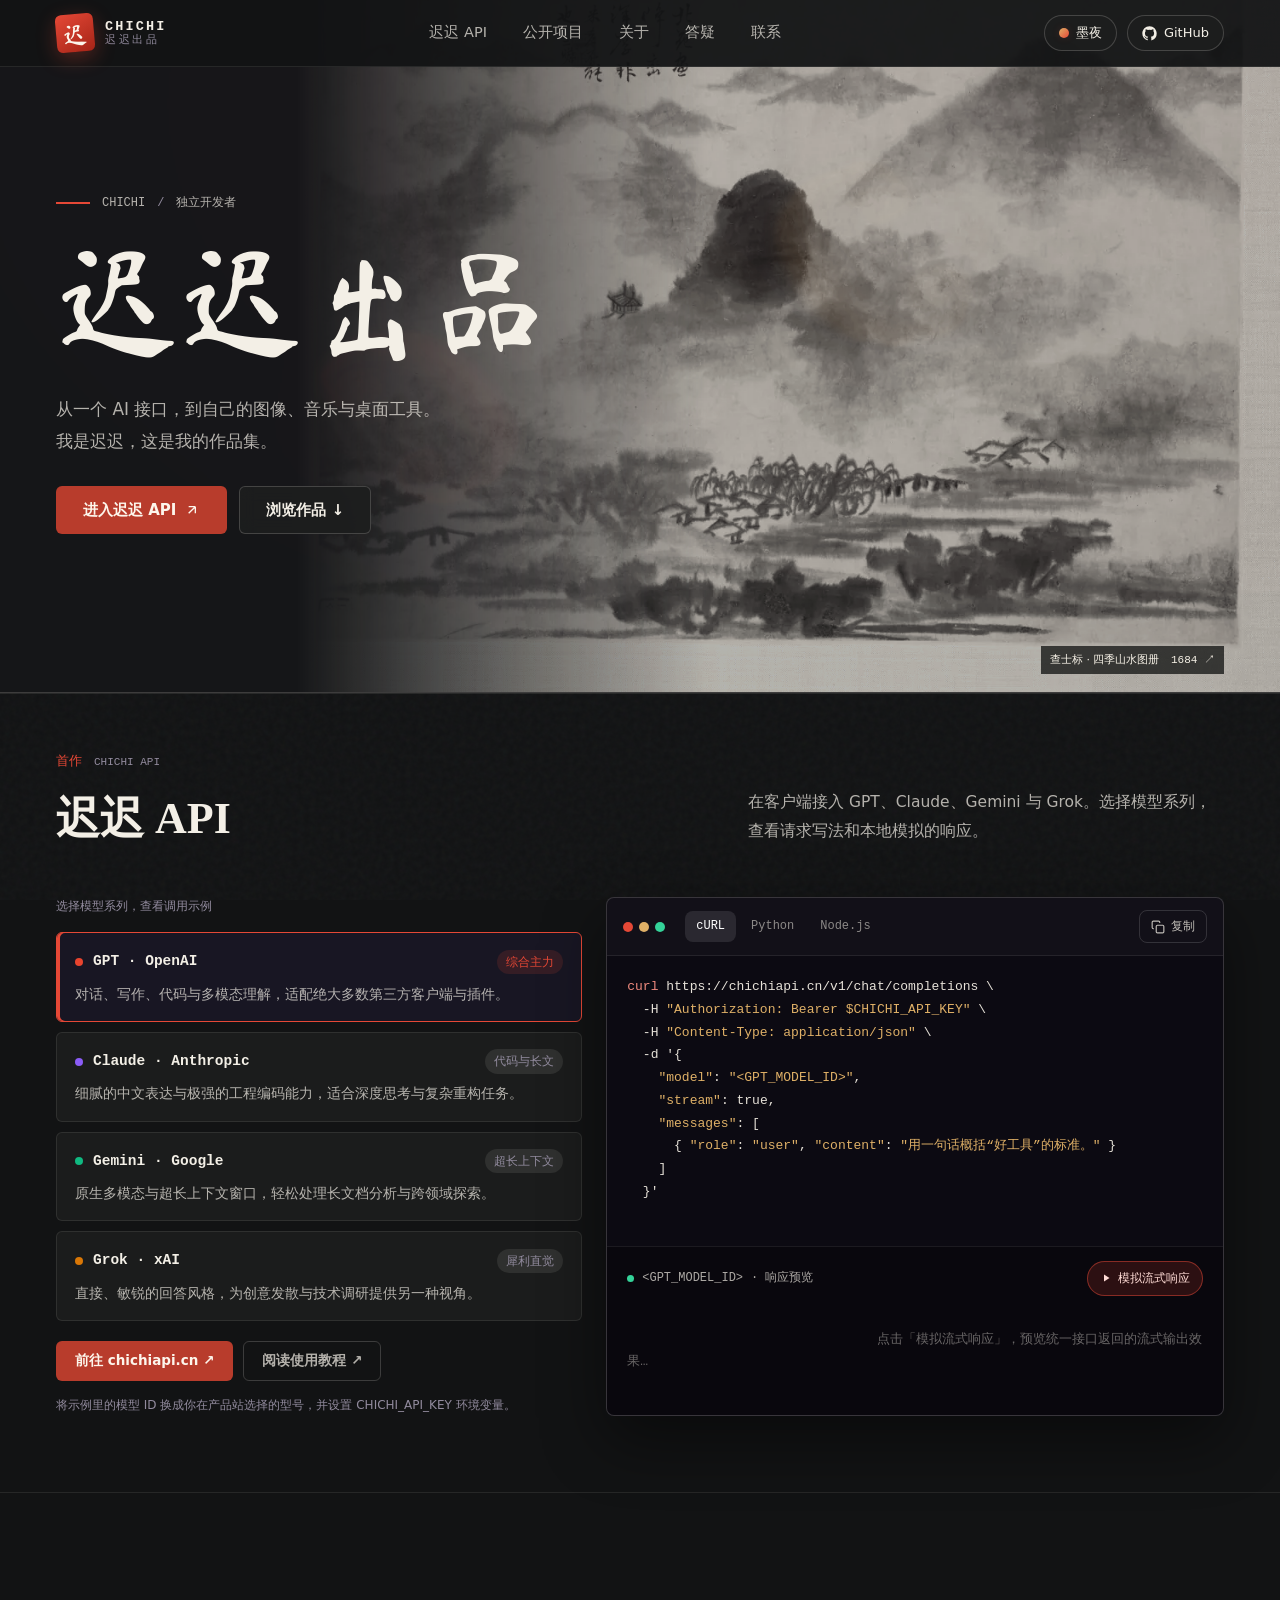
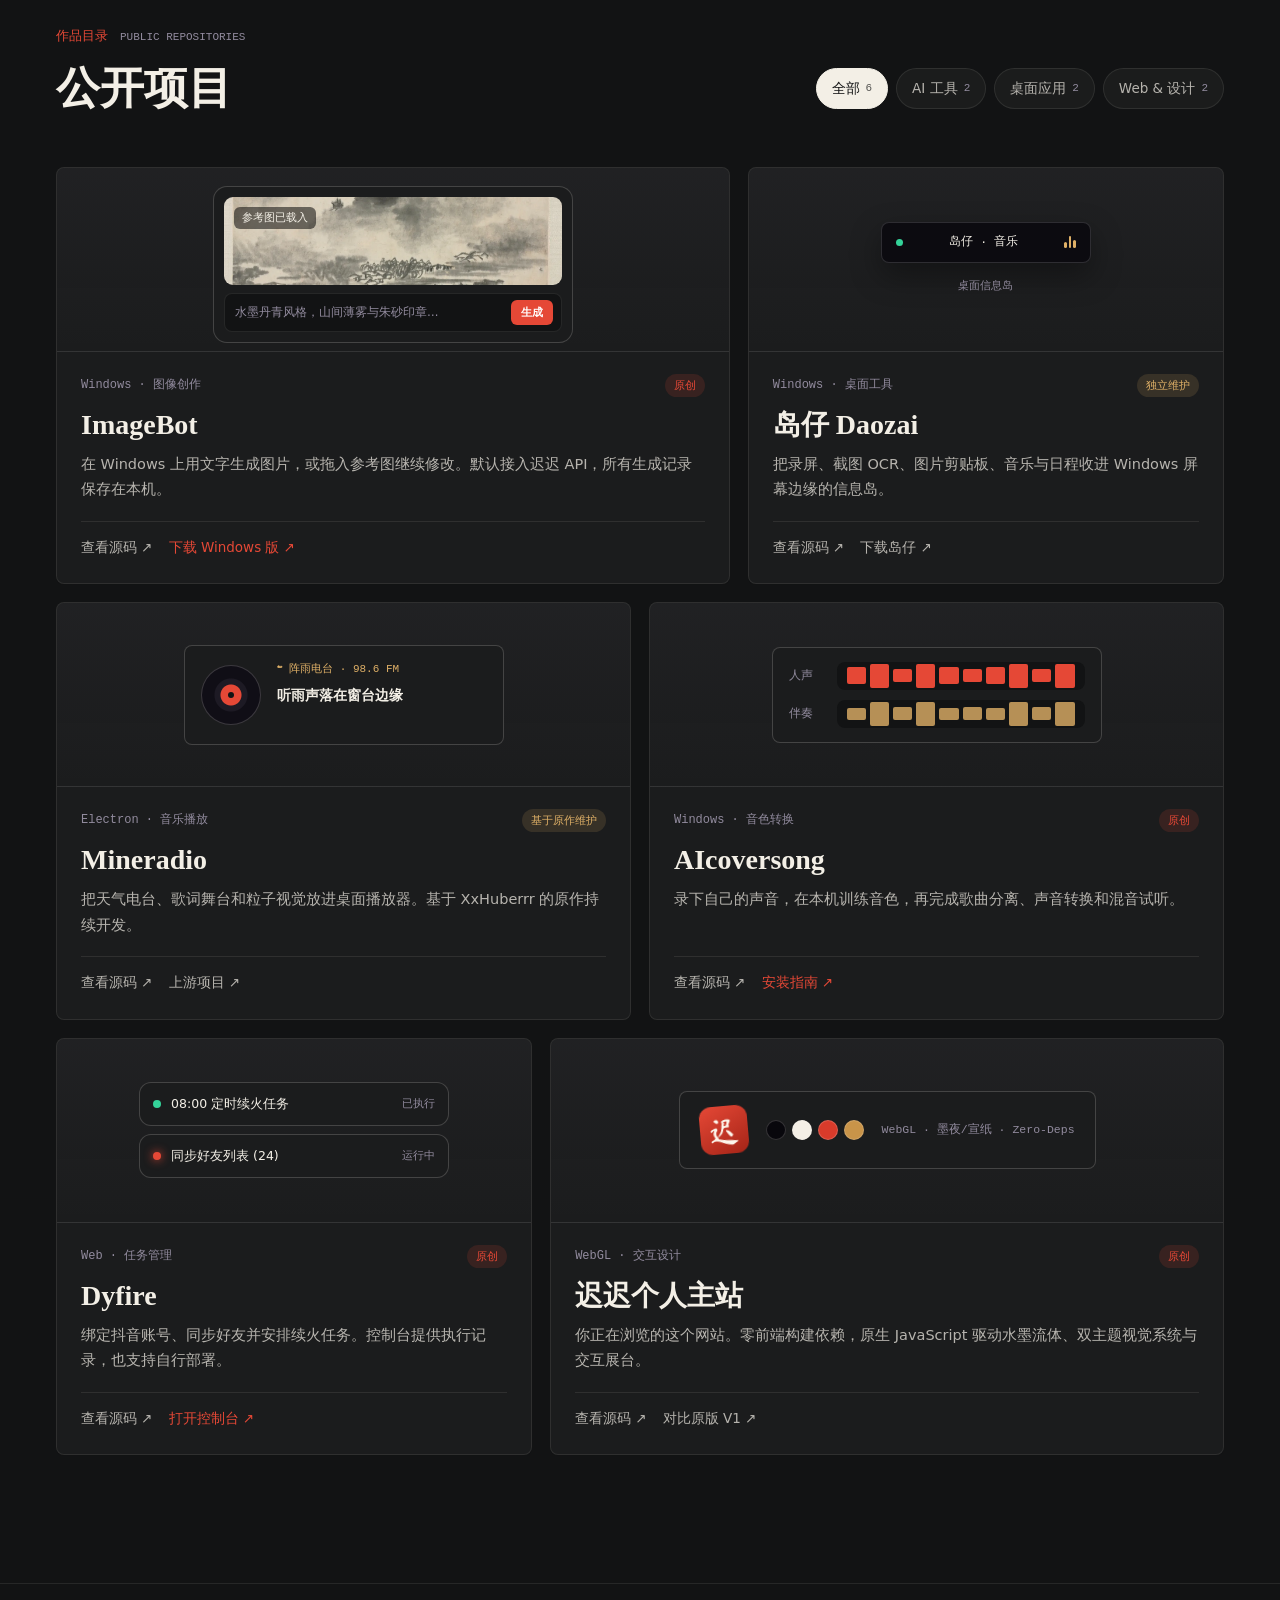
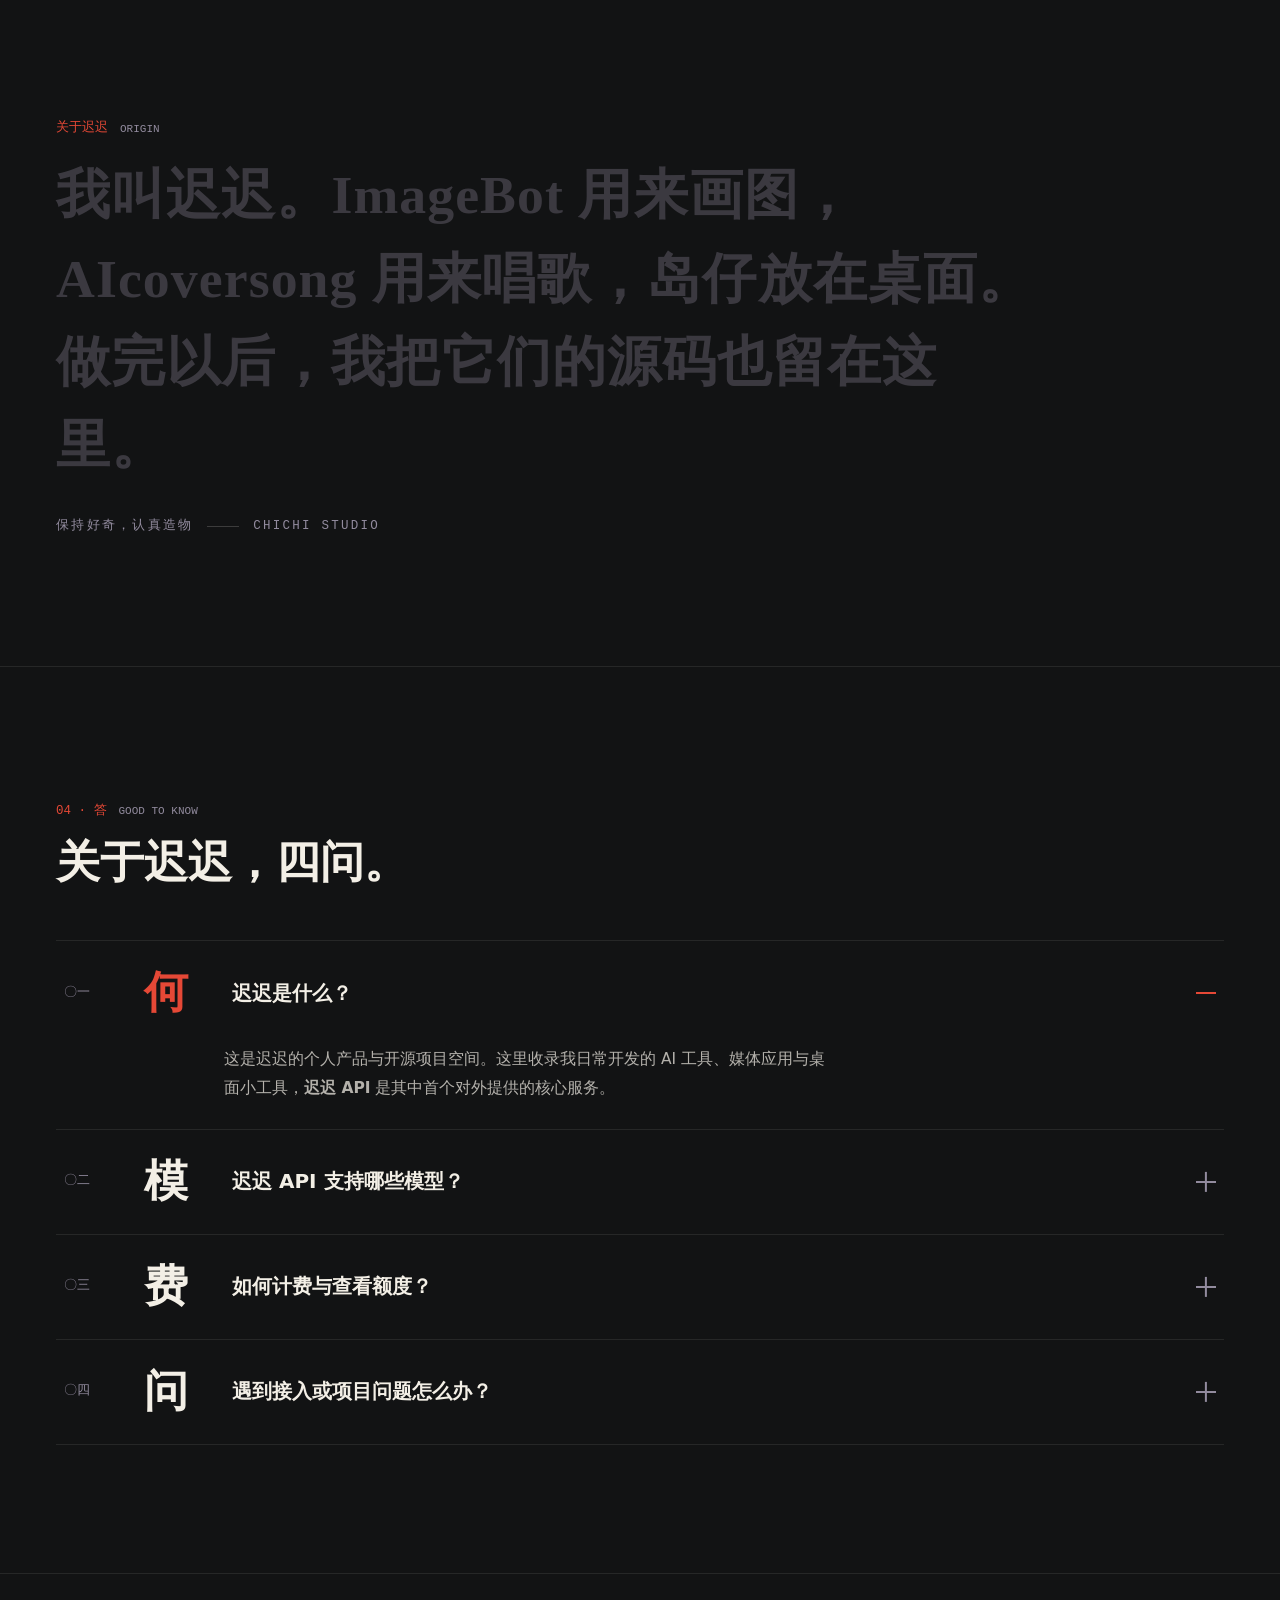
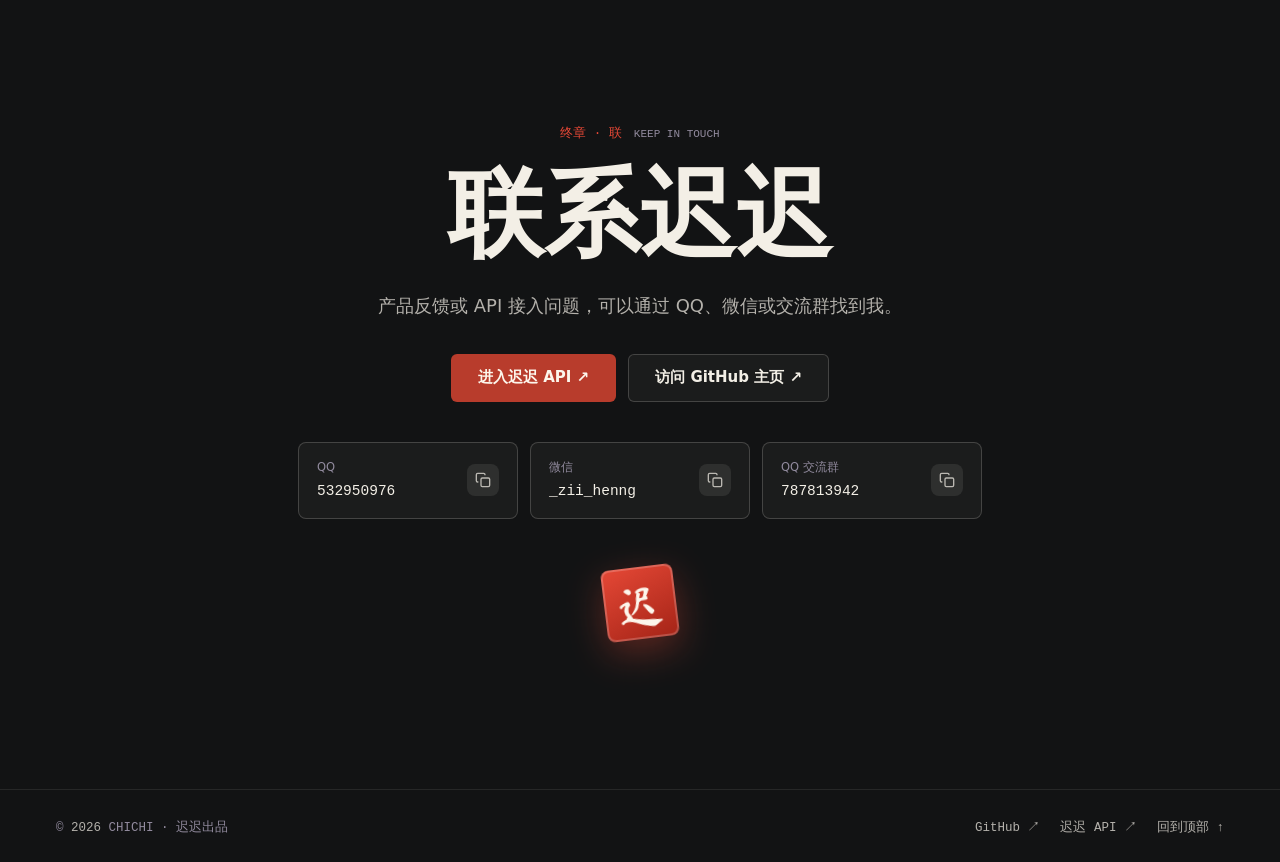
<file: v2/index.html>
<!DOCTYPE html>
<html lang="zh-CN" data-theme="dark">
<head>
    <meta charset="UTF-8">
    <meta name="viewport" content="width=device-width, initial-scale=1.0">
    <meta name="description" content="迟迟的个人主站 V2。探索迟迟 API、AI 创作工具与桌面应用，查看公开项目的源码、使用说明及上游来源。">
    <meta name="theme-color" content="#08070c">
    <title>迟迟 CHICHI｜个人主站 · 东方新工坊</title>
    <link rel="preload" href="assets/brush.ttf" as="font" type="font/ttf" crossorigin>
    <link rel="canonical" href="https://dh666i.github.io/v2/">
    <meta property="og:title" content="迟迟出品 · 产品与公开项目">
    <meta property="og:image" content="https://dh666i.github.io/v2/assets/mi-landscape.webp">
    <link rel="icon" href="data:image/svg+xml,%3Csvg xmlns='http://www.w3.org/2000/svg' viewBox='0 0 64 64'%3E%3Crect width='64' height='64' rx='14' fill='%23d3392b'/%3E%3Ctext x='32' y='44' font-size='34' text-anchor='middle' fill='%23f3efe6' font-family='serif'%3E%E8%BF%9F%3C/text%3E%3C/svg%3E">
    <script>
        (() => {
            try {
                const saved = localStorage.getItem('chichi-theme');
                if (saved === 'light' || saved === 'dark') {
                    document.documentElement.setAttribute('data-theme', saved);
                }
            } catch {}
        })();
    </script>
    <link rel="stylesheet" href="styles.css">
    <noscript><style>[data-reveal],.final-seal{opacity:1;transform:none}.acc-panel{grid-template-rows:1fr}.playground-grid,.filter-bar,.theme-toggle,.burger{display:none}.contact-pill{cursor:text}</style></noscript>
</head>
<body>
    <a class="skip-link" href="#main">跳到主要内容</a>

    <!-- 实时水墨流体背景（随滚动自动衰减，聚焦内容） -->
    <div class="paper-grain" aria-hidden="true"></div>
    <div class="scroll-progress" aria-hidden="true"><i data-progress></i></div>

    <!-- 顶部导航 -->
    <header class="site-header" data-header>
        <div class="header-inner">
            <a class="brand" href="#top" aria-label="回到顶部">
                <span class="brand-seal" aria-hidden="true">迟</span>
                <span class="brand-meta">
                    <strong>CHICHI</strong>
                    <small>迟迟出品</small>
                </span>
            </a>

            <nav class="nav-links" aria-label="主导航">
                <a href="#api">迟迟 API</a>
                <a href="#projects">公开项目</a>
                <a href="#yuan">关于</a>
                <a href="#faq">答疑</a>
                <a href="#contact">联系</a>
            </nav>

            <div class="header-actions">
                <button class="theme-toggle" type="button" data-theme-toggle aria-label="切换墨夜或宣纸主题" title="切换墨夜 / 宣纸主题">
                    <span class="theme-dot" aria-hidden="true"></span>
                    <span class="theme-label" data-theme-label>墨夜</span>
                </button>
                <a class="gh-pill" href="https://github.com/dh666i" target="_blank" rel="noopener noreferrer">
                    <svg width="15" height="15" viewBox="0 0 24 24" fill="currentColor" aria-hidden="true"><path d="M12 .5C5.65.5.5 5.65.5 12c0 5.08 3.29 9.39 7.86 10.91.57.11.78-.25.78-.55v-2.1c-3.2.7-3.87-1.36-3.87-1.36-.52-1.33-1.28-1.68-1.28-1.68-1.05-.72.08-.7.08-.7 1.16.08 1.77 1.19 1.77 1.19 1.03 1.77 2.71 1.26 3.37.96.1-.75.4-1.26.73-1.55-2.55-.29-5.24-1.28-5.24-5.68 0-1.25.45-2.28 1.18-3.08-.12-.29-.51-1.46.11-3.04 0 0 .97-.31 3.16 1.18a10.9 10.9 0 0 1 5.76 0c2.19-1.49 3.15-1.18 3.15-1.18.63 1.58.24 2.75.12 3.04.74.8 1.18 1.83 1.18 3.08 0 4.41-2.69 5.39-5.25 5.67.41.36.78 1.06.78 2.14v3.18c0 .31.21.67.79.55A11.5 11.5 0 0 0 23.5 12C23.5 5.65 18.35.5 12 .5Z"/></svg>
                    <span>GitHub</span>
                </a>
                <button class="burger" type="button" aria-expanded="false" aria-controls="mobile-menu" aria-label="打开菜单">
                    <i></i><i></i>
                </button>
            </div>
        </div>
    </header>

    <!-- 移动端抽屉菜单 -->
    <div inert class="mobile-menu" id="mobile-menu" data-menu aria-hidden="true">
        <nav class="mobile-nav" aria-label="移动端导航">
            <a href="#api"><em>01</em><span>迟迟 API · PRODUCT</span></a>
            <a href="#projects"><em>02</em><span>公开项目 · WORKS</span></a>
            <a href="#yuan"><em>03</em><span>关于迟迟 · ABOUT</span></a>
            <a href="#faq"><em>04</em><span>关于四问 · FAQ</span></a>
            <a href="#contact"><em>05</em><span>保持联系 · CONTACT</span></a>
        </nav>
        <div class="mobile-foot">
            <a href="https://github.com/dh666i" target="_blank" rel="noopener noreferrer">@dh666i ↗</a>
            <a href="https://chichiapi.cn" target="_blank" rel="noopener noreferrer">chichiapi.cn ↗</a>
        </div>
    </div>

    <main id="main">
        <!-- 第一幕：首屏 -->
        <section class="hero" id="top" aria-labelledby="hero-title">
            <div class="ink-plate" aria-hidden="true"><img src="assets/mi-landscape.webp" alt="" width="1158" height="893" fetchpriority="high"></div>
            <canvas class="bg-fluid" data-fluid aria-hidden="true"></canvas>
            <div class="hero-inner">
                <p class="studio-byline" data-enter><i aria-hidden="true"></i> CHICHI <span>/</span> 独立开发者</p>

                <h1 class="hero-title" id="hero-title" aria-label="迟迟出品">
                    <span class="char-reveal" style="--d: 0.04s">迟</span>
                    <span class="char-reveal" style="--d: 0.11s">迟</span>
                    <span class="char-reveal" style="--d: 0.18s">出</span>
                    <span class="char-reveal" style="--d: 0.25s">品</span>
                </h1>

                <p class="hero-sub" data-enter style="--d: 0.28s">
                    从一个 AI 接口，到自己的图像、音乐与桌面工具。<br>我是迟迟，这是我的作品集。
                </p>

                <div class="hero-cta" data-enter style="--d: 0.36s">
                    <a class="btn primary" href="https://chichiapi.cn" target="_blank" rel="noopener noreferrer">
                        <span>进入迟迟 API</span>
                        <svg width="16" height="16" viewBox="0 0 24 24" fill="none" stroke="currentColor" stroke-width="2" aria-hidden="true"><path d="M7 17L17 7M17 7H7M17 7v10"/></svg>
                    </a>
                    <a class="btn secondary" href="#projects">
                        <span>浏览作品 ↓</span>
                    </a>
                </div>

            </div>
            <a class="art-credit" href="https://www.clevelandart.org/art/1955.37.8" target="_blank" rel="noopener noreferrer">查士标 · 四季山水图册 <span>1684 ↗</span></a>
        </section>



        <!-- 第二章：品（迟迟 API 交互式产品展台） -->
        <section class="api-section" id="api" aria-labelledby="api-title">
            <div class="container">
                <header class="section-head" data-reveal>
                    <p class="eyebrow"><span>首作</span><small>CHICHI API</small></p>
                    <div class="section-head-row">
                        <h2 class="section-title" id="api-title">迟迟 API</h2>
                        <p class="section-desc">
                            在客户端接入 GPT、Claude、Gemini 与 Grok。选择模型系列，查看请求写法和本地模拟的响应。
                        </p>
                    </div>
                </header>

                <div class="playground-grid" data-reveal>
                    <!-- 左侧：模型矩阵选择器 -->
                    <div class="model-panel">
                        <div class="panel-label">选择模型系列，查看调用示例</div>
                        <div class="model-list" role="group" aria-label="支持的模型系列">
                            <button class="model-item is-active" type="button" aria-pressed="true" data-model="gpt">
                                <div class="model-item-head">
                                    <span class="model-dot" style="--dot: #e8442e"></span>
                                    <strong>GPT · OpenAI</strong>
                                    <span class="model-tag">综合主力</span>
                                </div>
                                <p>对话、写作、代码与多模态理解，适配绝大多数第三方客户端与插件。</p>
                            </button>

                            <button class="model-item" type="button" aria-pressed="false" data-model="claude">
                                <div class="model-item-head">
                                    <span class="model-dot" style="--dot: #8b5cf6"></span>
                                    <strong>Claude · Anthropic</strong>
                                    <span class="model-tag">代码与长文</span>
                                </div>
                                <p>细腻的中文表达与极强的工程编码能力，适合深度思考与复杂重构任务。</p>
                            </button>

                            <button class="model-item" type="button" aria-pressed="false" data-model="gemini">
                                <div class="model-item-head">
                                    <span class="model-dot" style="--dot: #10b981"></span>
                                    <strong>Gemini · Google</strong>
                                    <span class="model-tag">超长上下文</span>
                                </div>
                                <p>原生多模态与超长上下文窗口，轻松处理长文档分析与跨领域探索。</p>
                            </button>

                            <button class="model-item" type="button" aria-pressed="false" data-model="grok">
                                <div class="model-item-head">
                                    <span class="model-dot" style="--dot: #d97706"></span>
                                    <strong>Grok · xAI</strong>
                                    <span class="model-tag">犀利直觉</span>
                                </div>
                                <p>直接、敏锐的回答风格，为创意发散与技术调研提供另一种视角。</p>
                            </button>
                        </div>

                        <div class="api-foot-actions">
                            <a class="btn primary sm" href="https://chichiapi.cn" target="_blank" rel="noopener noreferrer">前往 chichiapi.cn ↗</a>
                            <a class="btn ghost sm" href="https://docs.qq.com/aio/DRkVRSVJIV1B6ZXJq" target="_blank" rel="noopener noreferrer">阅读使用教程 ↗</a>
                        </div>
                        <p class="api-footnote">将示例里的模型 ID 换成你在产品站选择的型号，并设置 CHICHI_API_KEY 环境变量。</p>
                    </div>

                    <!-- 右侧：交互式终端代码与模拟流式响应 -->
                    <div class="terminal-card" data-spotlight>
                        <div class="terminal-bar">
                            <div class="terminal-dots" aria-hidden="true">
                                <i></i><i></i><i></i>
                            </div>
                            <div class="lang-tabs" role="group" aria-label="代码示例语言">
                                <button class="lang-tab is-active" type="button" aria-pressed="true" data-lang="curl">cURL</button>
                                <button class="lang-tab" type="button" aria-pressed="false" data-lang="python">Python</button>
                                <button class="lang-tab" type="button" aria-pressed="false" data-lang="node">Node.js</button>
                            </div>
                            <button class="code-copy-btn" type="button" data-copy-code aria-label="复制示例代码">
                                <svg class="icon-copy" width="14" height="14" viewBox="0 0 24 24" fill="none" stroke="currentColor" stroke-width="2" aria-hidden="true"><rect x="9" y="9" width="13" height="13" rx="2"/><path d="M5 15H4a2 2 0 0 1-2-2V4a2 2 0 0 1 2-2h9a2 2 0 0 1 2 2v1"/></svg>
                                <svg class="icon-check" width="14" height="14" viewBox="0 0 24 24" fill="none" stroke="currentColor" stroke-width="2.4" aria-hidden="true"><path d="M20 6L9 17l-5-5"/></svg>
                                <span data-copy-code-text>复制</span>
                            </button>
                        </div>

                        <pre class="code-block"><code data-code-view></code></pre>

                        <div class="terminal-output">
                            <div class="output-head">
                                <span class="output-badge">
                                    <i class="pulse-dot" aria-hidden="true"></i>
                                    <span data-output-model>gpt-4o</span> · 响应预览
                                </span>
                                <button class="run-btn" type="button" data-run-demo>
                                    <svg width="12" height="12" viewBox="0 0 24 24" fill="currentColor" aria-hidden="true"><path d="M8 5v14l11-7z"/></svg>
                                    <span>模拟流式响应</span>
                                </button>
                            </div>
                            <div class="output-body" data-output-body>
                                <span class="output-placeholder">点击「模拟流式响应」，预览统一接口返回的流式输出效果…</span>
                            </div>
                        </div>
                    </div>
                </div>
            </div>
        </section>

        <!-- 第三章：集（带微型动态 UI 预览的公开项目画廊） -->
        <section class="projects-section" id="projects" aria-labelledby="projects-title">
            <div class="container">
                <header class="section-head" data-reveal>
                    <p class="eyebrow"><span>作品目录</span><small>PUBLIC REPOSITORIES</small></p>
                    <div class="section-head-row projects-head-row">
                        <h2 class="section-title" id="projects-title">公开项目</h2>
                        <div class="filter-bar" role="group" aria-label="按类别筛选项目">
                            <button class="filter-pill is-active" type="button" aria-pressed="true" data-filter="all">全部 <em>6</em></button>
                            <button class="filter-pill" type="button" aria-pressed="false" data-filter="ai">AI 工具 <em>2</em></button>
                            <button class="filter-pill" type="button" aria-pressed="false" data-filter="desktop">桌面应用 <em>2</em></button>
                            <button class="filter-pill" type="button" aria-pressed="false" data-filter="web">Web &amp; 设计 <em>2</em></button>
                        </div>
                    </div>
                </header>

                <div class="project-grid" data-project-grid>
                    <!-- 1. ImageBot -->
                    <article class="proj-card proj-wide" id="proj-imagebot" data-category="ai" data-reveal data-spotlight>
                        <div class="proj-preview preview-imagebot" aria-hidden="true">
                            <div class="mock-window">
                                <div class="mock-canvas">
                                    <span class="mock-tag">参考图已载入</span>
                                </div>
                                <div class="mock-prompt">
                                    <span class="mock-prompt-text">水墨丹青风格，山间薄雾与朱砂印章…</span>
                                    <span class="mock-gen-btn">生成</span>
                                </div>
                            </div>
                        </div>
                        <div class="proj-body">
                            <div class="proj-meta">
                                <span class="proj-platform">Windows · 图像创作</span>
                                <span class="origin-badge is-original">原创</span>
                            </div>
                            <h3>ImageBot</h3>
                            <p>在 Windows 上用文字生成图片，或拖入参考图继续修改。默认接入迟迟 API，所有生成记录保存在本机。</p>
                            <div class="proj-links">
                                <a href="https://github.com/dh666i/imageBot" target="_blank" rel="noopener noreferrer">查看源码 ↗</a>
                                <a class="link-accent" href="https://github.com/dh666i/imageBot/releases/latest" target="_blank" rel="noopener noreferrer">下载 Windows 版 ↗</a>
                            </div>
                        </div>
                    </article>

                    <!-- 2. Daozai -->
                    <article class="proj-card" id="proj-daozai" data-category="desktop" data-reveal data-spotlight>
                        <div class="proj-preview preview-brimdeck" aria-hidden="true">
                            <div class="mock-screen-top">
                                <div class="dynamic-island">
                                    <div class="island-compact">
                                        <span class="island-dot"></span>
                                        <span>岛仔 · 音乐</span>
                                        <span class="island-wave"><i></i><i></i><i></i></span>
                                    </div>
                                    <div class="island-expand">
                                        <div class="island-row">
                                            <span>屏幕录制</span>
                                            <b>00:24</b>
                                        </div>
                                        <div class="island-bar"><i style="width: 68%"></i></div>
                                        <div class="island-row muted">
                                            <span>正在播放 · 夜曲</span>
                                            <span>剪贴板</span>
                                        </div>
                                    </div>
                                </div>
                                <span class="hover-cue">桌面信息岛</span>
                            </div>
                        </div>
                        <div class="proj-body">
                            <div class="proj-meta">
                                <span class="proj-platform">Windows · 桌面工具</span>
                                <span class="origin-badge is-fork">独立维护</span>
                            </div>
                            <h3>岛仔 Daozai</h3>
                            <p>把录屏、截图 OCR、图片剪贴板、音乐与日程收进 Windows 屏幕边缘的信息岛。</p>
                            <div class="proj-links">
                                <a href="https://github.com/dh666i/daozai" target="_blank" rel="noopener noreferrer">查看源码 ↗</a>
                                <a href="https://github.com/dh666i/daozai/releases/latest" target="_blank" rel="noopener noreferrer">下载岛仔 ↗</a>
                            </div>
                        </div>
                    </article>

                    <!-- 3. Mineradio -->
                    <article class="proj-card" id="proj-mineradio" data-category="desktop" data-reveal data-spotlight>
                        <div class="proj-preview preview-mineradio" aria-hidden="true">
                            <div class="mock-radio">
                                <div class="radio-disc"><span></span></div>
                                <div class="radio-info">
                                    <span class="radio-weather">☁ 阵雨电台 · 98.6 FM</span>
                                    <span class="radio-lyric">听雨声落在窗台边缘</span>
                                    <div class="radio-eq"><i></i><i></i><i></i><i></i><i></i><i></i><i></i></div>
                                </div>
                            </div>
                        </div>
                        <div class="proj-body">
                            <div class="proj-meta">
                                <span class="proj-platform">Electron · 音乐播放</span>
                                <span class="origin-badge is-fork">基于原作维护</span>
                            </div>
                            <h3>Mineradio</h3>
                            <p>把天气电台、歌词舞台和粒子视觉放进桌面播放器。基于 XxHuberrr 的原作持续开发。</p>
                            <div class="proj-links">
                                <a href="https://github.com/dh666i/Mineradio" target="_blank" rel="noopener noreferrer">查看源码 ↗</a>
                                <a href="https://github.com/XxHuberrr/Mineradio" target="_blank" rel="noopener noreferrer">上游项目 ↗</a>
                            </div>
                        </div>
                    </article>

                    <!-- 4. AIcoversong -->
                    <article class="proj-card" id="proj-aicoversong" data-category="ai" data-reveal data-spotlight>
                        <div class="proj-preview preview-coversong" aria-hidden="true">
                            <div class="mock-stems">
                                <div class="stem-row">
                                    <span>人声</span>
                                    <div class="stem-wave vocal"><i></i><i></i><i></i><i></i><i></i><i></i><i></i><i></i><i></i><i></i></div>
                                </div>
                                <div class="stem-row">
                                    <span>伴奏</span>
                                    <div class="stem-wave inst"><i></i><i></i><i></i><i></i><i></i><i></i><i></i><i></i><i></i><i></i></div>
                                </div>
                            </div>
                        </div>
                        <div class="proj-body">
                            <div class="proj-meta">
                                <span class="proj-platform">Windows · 音色转换</span>
                                <span class="origin-badge is-original">原创</span>
                            </div>
                            <h3>AIcoversong</h3>
                            <p>录下自己的声音，在本机训练音色，再完成歌曲分离、声音转换和混音试听。</p>
                            <div class="proj-links">
                                <a href="https://github.com/dh666i/AIcoversong" target="_blank" rel="noopener noreferrer">查看源码 ↗</a>
                                <a class="link-accent" href="https://github.com/dh666i/AIcoversong/blob/main/docs/INSTALL.md" target="_blank" rel="noopener noreferrer">安装指南 ↗</a>
                            </div>
                        </div>
                    </article>

                    <!-- 5. Dyfire -->
                    <article class="proj-card" id="proj-dyfire" data-category="web" data-reveal data-spotlight>
                        <div class="proj-preview preview-dyfire" aria-hidden="true">
                            <div class="mock-console">
                                <div class="console-row">
                                    <i class="c-dot ok"></i>
                                    <span>08:00 定时续火任务</span>
                                    <em>已执行</em>
                                </div>
                                <div class="console-row">
                                    <i class="c-dot live"></i>
                                    <span>同步好友列表 (24)</span>
                                    <em>运行中</em>
                                </div>
                            </div>
                        </div>
                        <div class="proj-body">
                            <div class="proj-meta">
                                <span class="proj-platform">Web · 任务管理</span>
                                <span class="origin-badge is-original">原创</span>
                            </div>
                            <h3>Dyfire</h3>
                            <p>绑定抖音账号、同步好友并安排续火任务。控制台提供执行记录，也支持自行部署。</p>
                            <div class="proj-links">
                                <a href="https://github.com/dh666i/dyfire" target="_blank" rel="noopener noreferrer">查看源码 ↗</a>
                                <a class="link-accent" href="https://dyfire.cn/" target="_blank" rel="noopener noreferrer">打开控制台 ↗</a>
                            </div>
                        </div>
                    </article>

                    <!-- 6. 迟迟个人主站 -->
                    <article class="proj-card proj-wide" id="proj-site" data-category="web" data-reveal data-spotlight>
                        <div class="proj-preview preview-site" aria-hidden="true">
                            <div class="mock-atelier">
                                <span class="atelier-seal">迟</span>
                                <div class="atelier-swatches">
                                    <span style="background: #08070c" title="墨夜"></span>
                                    <span style="background: #f4efe6" title="宣纸"></span>
                                    <span style="background: #d93b2b" title="朱砂"></span>
                                    <span style="background: #c99449" title="暗金"></span>
                                </div>
                                <span class="atelier-spec">WebGL · 墨夜/宣纸 · Zero-Deps</span>
                            </div>
                        </div>
                        <div class="proj-body">
                            <div class="proj-meta">
                                <span class="proj-platform">WebGL · 交互设计</span>
                                <span class="origin-badge is-original">原创</span>
                            </div>
                            <h3>迟迟个人主站</h3>
                            <p>你正在浏览的这个网站。零前端构建依赖，原生 JavaScript 驱动水墨流体、双主题视觉系统与交互展台。</p>
                            <div class="proj-links">
                                <a href="https://github.com/dh666i/dh666i.github.io" target="_blank" rel="noopener noreferrer">查看源码 ↗</a>
                                <a href="../index.html">对比原版 V1 ↗</a>
                            </div>
                        </div>
                    </article>
                </div>
            </div>
        </section>

        <!-- 第一章：源（精简宣言，拒绝冗长滚动税） -->
        <section class="manifesto-section" id="yuan" aria-labelledby="manifesto-text">
            <div class="container">
                <p class="eyebrow" data-reveal><span>关于迟迟</span><small>ORIGIN</small></p>
                <p class="manifesto-text" id="manifesto-text" data-manifesto-text>我叫<em class="hl">迟迟</em>。ImageBot 用来画图，AIcoversong 用来唱歌，岛仔放在桌面。做完以后，我把它们的<em class="hl">源码</em>也留在这里。</p>
                <div class="manifesto-meta" data-reveal>
                    <span>保持好奇，认真造物</span>
                    <i aria-hidden="true"></i>
                    <span>CHICHI STUDIO</span>
                </div>
            </div>
        </section>

        <!-- 第四章：答（真正可交互的手风琴问答） -->
        <section class="faq-section" id="faq" aria-labelledby="faq-title">
            <div class="container">
                <header class="section-head" data-reveal>
                    <p class="eyebrow"><span>04 · 答</span><small>GOOD TO KNOW</small></p>
                    <h2 class="section-title" id="faq-title">关于迟迟，四问。</h2>
                </header>

                <div class="accordion" data-accordion>
                    <div class="acc-item is-open" data-reveal>
                        <button class="acc-trigger" type="button" aria-expanded="true" aria-controls="faq-panel-1" id="faq-btn-1">
                            <span class="acc-index">〇一</span>
                            <strong class="acc-key">何</strong>
                            <span class="acc-q">迟迟是什么？</span>
                            <span class="acc-plus" aria-hidden="true"></span>
                        </button>
                        <div class="acc-panel" id="faq-panel-1" role="region" aria-labelledby="faq-btn-1">
                            <div class="acc-panel-inner">
                                <p>这是迟迟的个人产品与开源项目空间。这里收录我日常开发的 AI 工具、媒体应用与桌面小工具，<strong>迟迟 API</strong> 是其中首个对外提供的核心服务。</p>
                            </div>
                        </div>
                    </div>

                    <div class="acc-item" data-reveal>
                        <button class="acc-trigger" type="button" aria-expanded="false" aria-controls="faq-panel-2" id="faq-btn-2">
                            <span class="acc-index">〇二</span>
                            <strong class="acc-key">模</strong>
                            <span class="acc-q">迟迟 API 支持哪些模型？</span>
                            <span class="acc-plus" aria-hidden="true"></span>
                        </button>
                        <div class="acc-panel" id="faq-panel-2" role="region" aria-labelledby="faq-btn-2">
                            <div class="acc-panel-inner">
                                <p>官网目前涵盖 <strong>GPT、Claude、Gemini 与 Grok</strong> 等主流系列模型，采用标准 OpenAI 兼容格式接入。具体可用型号与最新上线列表，请以 <a href="https://chichiapi.cn" target="_blank" rel="noopener noreferrer">chichiapi.cn ↗</a> 实时展示为准。</p>
                            </div>
                        </div>
                    </div>

                    <div class="acc-item" data-reveal>
                        <button class="acc-trigger" type="button" aria-expanded="false" aria-controls="faq-panel-3" id="faq-btn-3">
                            <span class="acc-index">〇三</span>
                            <strong class="acc-key">费</strong>
                            <span class="acc-q">如何计费与查看额度？</span>
                            <span class="acc-plus" aria-hidden="true"></span>
                        </button>
                        <div class="acc-panel" id="faq-panel-3" role="region" aria-labelledby="faq-btn-3">
                            <div class="acc-panel-inner">
                                <p>请直接前往 <a href="https://chichiapi.cn" target="_blank" rel="noopener noreferrer">迟迟 API 官网 ↗</a> 查看当前各模型的费率、额度规则与使用说明，按实际使用需求选择即可。</p>
                            </div>
                        </div>
                    </div>

                    <div class="acc-item" data-reveal>
                        <button class="acc-trigger" type="button" aria-expanded="false" aria-controls="faq-panel-4" id="faq-btn-4">
                            <span class="acc-index">〇四</span>
                            <strong class="acc-key">问</strong>
                            <span class="acc-q">遇到接入或项目问题怎么办？</span>
                            <span class="acc-plus" aria-hidden="true"></span>
                        </button>
                        <div class="acc-panel" id="faq-panel-4" role="region" aria-labelledby="faq-btn-4">
                            <div class="acc-panel-inner">
                                <p>API 配置问题可先查阅 <a href="https://docs.qq.com/aio/DRkVRSVJIV1B6ZXJq" target="_blank" rel="noopener noreferrer">迟迟 API 使用教程 ↗</a>；公开项目的功能建议或 Bug 可直接在对应 GitHub 仓库提交 Issue，或通过下方联系方式直接找到我。</p>
                            </div>
                        </div>
                    </div>
                </div>
            </div>
        </section>

        <!-- 终章：联（印笺名片 + 朱砂落印） -->
        <section class="contact-section" id="contact" aria-labelledby="contact-title">
            <div class="container contact-inner">
                <p class="eyebrow" data-reveal><span>终章 · 联</span><small>KEEP IN TOUCH</small></p>
                <h2 class="contact-title" id="contact-title" data-reveal>联系迟迟</h2>
                <p class="contact-lead" data-reveal>
                    产品反馈或 API 接入问题，可以通过 QQ、微信或交流群找到我。
                </p>

                <div class="contact-cta" data-reveal>
                    <a class="btn primary" href="https://chichiapi.cn" target="_blank" rel="noopener noreferrer">进入迟迟 API ↗</a>
                    <a class="btn secondary" href="https://github.com/dh666i" target="_blank" rel="noopener noreferrer">访问 GitHub 主页 ↗</a>
                </div>

                <!-- 整块可点击复制的印笺名片 -->
                <div class="contact-cards" data-reveal>
                    <button class="contact-pill" type="button" data-copy="532950976" data-copy-label="QQ 号">
                        <span class="pill-meta">
                            <small>QQ</small>
                            <code>532950976</code>
                        </span>
                        <span class="pill-action" aria-hidden="true">
                            <svg class="icon-copy" width="16" height="16" viewBox="0 0 24 24" fill="none" stroke="currentColor" stroke-width="2"><rect x="9" y="9" width="13" height="13" rx="2"/><path d="M5 15H4a2 2 0 0 1-2-2V4a2 2 0 0 1 2-2h9a2 2 0 0 1 2 2v1"/></svg>
                            <svg class="icon-check" width="16" height="16" viewBox="0 0 24 24" fill="none" stroke="currentColor" stroke-width="2.4"><path d="M20 6L9 17l-5-5"/></svg>
                        </span>
                    </button>

                    <button class="contact-pill" type="button" data-copy="_zii_henng" data-copy-label="微信号">
                        <span class="pill-meta">
                            <small>微信</small>
                            <code>_zii_henng</code>
                        </span>
                        <span class="pill-action" aria-hidden="true">
                            <svg class="icon-copy" width="16" height="16" viewBox="0 0 24 24" fill="none" stroke="currentColor" stroke-width="2"><rect x="9" y="9" width="13" height="13" rx="2"/><path d="M5 15H4a2 2 0 0 1-2-2V4a2 2 0 0 1 2-2h9a2 2 0 0 1 2 2v1"/></svg>
                            <svg class="icon-check" width="16" height="16" viewBox="0 0 24 24" fill="none" stroke="currentColor" stroke-width="2.4"><path d="M20 6L9 17l-5-5"/></svg>
                        </span>
                    </button>

                    <button class="contact-pill" type="button" data-copy="787813942" data-copy-label="QQ 交流群">
                        <span class="pill-meta">
                            <small>QQ 交流群</small>
                            <code>787813942</code>
                        </span>
                        <span class="pill-action" aria-hidden="true">
                            <svg class="icon-copy" width="16" height="16" viewBox="0 0 24 24" fill="none" stroke="currentColor" stroke-width="2"><rect x="9" y="9" width="13" height="13" rx="2"/><path d="M5 15H4a2 2 0 0 1-2-2V4a2 2 0 0 1 2-2h9a2 2 0 0 1 2 2v1"/></svg>
                            <svg class="icon-check" width="16" height="16" viewBox="0 0 24 24" fill="none" stroke="currentColor" stroke-width="2.4"><path d="M20 6L9 17l-5-5"/></svg>
                        </span>
                    </button>
                </div>

                <div class="final-seal" data-seal aria-hidden="true">迟</div>
            </div>
        </section>
    </main>

    <footer class="site-footer">
        <div class="container footer-bar">
            <span>© <b data-year>2026</b> CHICHI · 迟迟出品</span>
            <div class="footer-links">
                <a href="https://github.com/dh666i" target="_blank" rel="noopener noreferrer">GitHub ↗</a>
                <a href="https://chichiapi.cn" target="_blank" rel="noopener noreferrer">迟迟 API ↗</a>
                <a href="#top">回到顶部 ↑</a>
            </div>
        </div>
    </footer>

    <div class="copy-toast" role="status" aria-live="polite" aria-atomic="true"></div>
    <dialog class="copy-dialog" aria-labelledby="copy-dialog-title">
        <h2 id="copy-dialog-title">手动复制</h2>
        <textarea readonly rows="6" aria-label="待复制内容"></textarea>
        <form method="dialog">
            <button class="btn secondary sm">关闭</button>
        </form>
    </dialog>

    <script src="script.js"></script>
</body>
</html>
</file>
<file: v2/styles.css>
/* ==========================================================
   迟迟 CHICHI V2 · 东方新工坊 (Oriental Tech Atelier)
   墨夜 / 宣纸 双主题视觉系统
   ========================================================== */

@font-face {
    font-family: 'Ma Shan Zheng';
    src: url('assets/brush.ttf') format('truetype');
    font-weight: 400;
    font-display: swap;
}

:root {
    --max: 1400px;
    --pad: clamp(20px, 4.5vw, 56px);
    --f-brush: 'Ma Shan Zheng', KaiTi, STKaiti, serif;
    --f-serif: 'Songti SC', 'Noto Serif CJK SC', SimSun, serif;
    --f-sans: 'PingFang SC', 'Microsoft YaHei', system-ui, sans-serif;
    --f-mono: 'IBM Plex Mono', ui-monospace, SFMono-Regular, monospace;
    --ease: cubic-bezier(0.16, 1, 0.3, 1);

    /* 默认：墨夜 (Dark) */
    --bg: #121314;
    --bg-elevated: #181919;
    --surface: rgba(29, 30, 30, 0.91);
    --surface-solid: #1b1c1d;
    --surface-hover: rgba(26, 23, 38, 0.88);
    --code-bg: #0c0a12;
    --text: #f3efe6;
    --text-dim: rgba(243, 239, 230, 0.72);
    --muted: #928b9e;
    --line: rgba(243, 239, 230, 0.09);
    --line-strong: rgba(243, 239, 230, 0.19);
    --red: #e54836;
    --red-deep: #a52417;
    --red-soft: rgba(229, 72, 54, 0.14);
    --gold: #dfb067;
    --gold-soft: rgba(223, 176, 103, 0.14);
    --jade: #34d399;
    --shadow: 0 24px 64px rgba(0, 0, 0, 0.45);
    --header-bg: rgba(19, 20, 21, 0.94);
    --grain-opacity: 0.035;
}

[data-theme="light"] {
    /* 宣纸 (Light) */
    --bg: #f5f1e8;
    --bg-elevated: #ede7da;
    --surface: rgba(255, 253, 248, 0.84);
    --surface-solid: #fcfaf4;
    --surface-hover: rgba(255, 255, 255, 0.96);
    --code-bg: #17151f;
    --text: #1a1816;
    --text-dim: rgba(26, 24, 22, 0.72);
    --muted: #6e675f;
    --line: rgba(26, 24, 22, 0.1);
    --line-strong: rgba(26, 24, 22, 0.22);
    --red: #c93322;
    --red-deep: #8f1d11;
    --red-soft: rgba(201, 51, 34, 0.1);
    --gold: #9e6b21;
    --gold-soft: rgba(158, 107, 33, 0.12);
    --jade: #0d9488;
    --shadow: 0 20px 50px rgba(34, 26, 18, 0.08);
    --header-bg: rgba(245, 241, 232, 0.84);
    --grain-opacity: 0.045;
}

* { box-sizing: border-box; }

html {
    scroll-behavior: smooth;
    background: var(--bg);
    color: var(--text);
    transition: background-color 0.35s ease, color 0.35s ease;
}

body {
    margin: 0;
    min-height: 100vh;
    overflow-x: hidden;
    font-family: var(--f-sans);
    font-size: 16px;
    line-height: 1.75;
    -webkit-font-smoothing: antialiased;
}

body.menu-open { overflow: hidden; }

::selection {
    color: #fff;
    background: var(--red);
}

a { color: inherit; }
button { font: inherit; color: inherit; }

:focus-visible {
    outline: 2px solid var(--red);
    outline-offset: 3px;
    border-radius: 6px;
}

.container {
    width: min(var(--max), 100%);
    margin: 0 auto;
    padding: 0 var(--pad);
}

/* ---------- 背景流体与纸纹 ---------- */

.bg-fluid {
    position: fixed;
    inset: 0;
    z-index: -2;
    width: 100%;
    height: 100%;
    pointer-events: none;
    opacity: var(--fluid-opacity, 0.92);
    transition: opacity 0.4s ease;
}

.paper-grain {
    position: fixed;
    inset: 0;
    z-index: -1;
    pointer-events: none;
    opacity: var(--grain-opacity);
    background-image: url("data:image/svg+xml,%3Csvg viewBox='0 0 200 200' xmlns='http://www.w3.org/2000/svg'%3E%3Cfilter id='n'%3E%3CfeTurbulence type='fractalNoise' baseFrequency='.75' numOctaves='3' stitchTiles='stitch'/%3E%3C/filter%3E%3Crect width='200' height='200' filter='url(%23n)'/%3E%3C/svg%3E");
}

.scroll-progress {
    position: fixed;
    top: 0;
    left: 0;
    right: 0;
    z-index: 200;
    height: 2px;
    pointer-events: none;
}

.scroll-progress i {
    display: block;
    height: 100%;
    background: linear-gradient(90deg, var(--red), var(--gold));
    transform: scaleX(0);
    transform-origin: left;
}

.skip-link {
    position: fixed;
    left: 16px;
    top: 14px;
    z-index: 300;
    padding: 10px 18px;
    border-radius: 999px;
    color: #fff;
    background: var(--red);
    text-decoration: none;
    font-weight: 600;
    transform: translateY(-200%);
    transition: transform 0.2s var(--ease);
}

.skip-link:focus { transform: translateY(0); }

/* ---------- 页头 ---------- */

.site-header {
    position: fixed;
    top: 0;
    left: 0;
    right: 0;
    z-index: 150;
    background: var(--header-bg);
    border-bottom: 1px solid var(--line);
    transition: background-color 0.3s ease, border-color 0.3s ease, backdrop-filter 0.3s ease;
}

.site-header.scrolled {
    background: var(--header-bg);
    border-bottom-color: var(--line);
    backdrop-filter: blur(18px) saturate(1.2);
    -webkit-backdrop-filter: blur(18px) saturate(1.2);
}

.header-inner {
    width: min(var(--max), 100%);
    margin: 0 auto;
    padding: 14px var(--pad);
    display: flex;
    align-items: center;
    justify-content: space-between;
    gap: 20px;
}

.brand {
    display: inline-flex;
    align-items: center;
    gap: 11px;
    text-decoration: none;
}

.brand-seal {
    width: 38px;
    height: 38px;
    display: grid;
    place-items: center;
    border-radius: 10px;
    color: #fdf6ec;
    background: linear-gradient(150deg, var(--red), var(--red-deep));
    box-shadow: 0 6px 20px rgba(229, 72, 54, 0.3);
    font-family: var(--f-brush);
    font-size: 24px;
    transform: rotate(-4deg);
    transition: transform 0.3s var(--ease);
}

.brand:hover .brand-seal { transform: rotate(2deg) scale(1.05); }

.brand-meta { display: grid; line-height: 1.18; }
.brand-meta strong { font-family: var(--f-mono); font-size: 13.5px; letter-spacing: 0.16em; }
.brand-meta small { color: var(--muted); font-size: 11px; letter-spacing: 0.24em; }

.nav-links {
    display: flex;
    align-items: center;
    gap: clamp(16px, 2.5vw, 32px);
}

.nav-links a {
    position: relative;
    padding: 6px 2px;
    text-decoration: none;
    color: var(--text-dim);
    font-size: 14.5px;
    font-weight: 500;
    transition: color 0.25s ease;
}

.nav-links a::after {
    content: '';
    position: absolute;
    left: 0;
    right: 0;
    bottom: 0;
    height: 2px;
    background: var(--red);
    border-radius: 2px;
    transform: scaleX(0);
    transform-origin: center;
    transition: transform 0.25s var(--ease);
}

.nav-links a:hover,
.nav-links a.active { color: var(--text); }
.nav-links a.active::after { transform: scaleX(1); }

.header-actions {
    display: flex;
    align-items: center;
    gap: 10px;
}

.theme-toggle,
.gh-pill {
    display: inline-flex;
    align-items: center;
    gap: 7px;
    height: 36px;
    padding: 0 14px;
    border: 1px solid var(--line-strong);
    border-radius: 999px;
    background: var(--surface);
    color: var(--text);
    font-size: 13px;
    font-weight: 500;
    text-decoration: none;
    cursor: pointer;
    transition: border-color 0.25s ease, background-color 0.25s ease, transform 0.25s var(--ease);
}

.theme-toggle:hover,
.gh-pill:hover {
    border-color: var(--red);
    transform: translateY(-1px);
}

.theme-dot {
    width: 10px;
    height: 10px;
    border-radius: 50%;
    background: linear-gradient(135deg, var(--gold), var(--red));
    box-shadow: 0 0 8px var(--red-soft);
}

[data-theme="light"] .theme-dot {
    background: linear-gradient(135deg, #272320, var(--red));
}

.burger {
    display: none;
    position: relative;
    width: 38px;
    height: 38px;
    border: 1px solid var(--line-strong);
    border-radius: 10px;
    background: var(--surface);
    cursor: pointer;
}

.burger i {
    position: absolute;
    left: 9px;
    width: 18px;
    height: 1.8px;
    background: var(--text);
    transition: transform 0.3s var(--ease), top 0.3s var(--ease);
}

.burger i:first-child { top: 14px; }
.burger i:last-child { top: 22px; }
.burger[aria-expanded='true'] i:first-child { top: 18px; transform: rotate(45deg); }
.burger[aria-expanded='true'] i:last-child { top: 18px; transform: rotate(-45deg); }

/* ---------- 移动端抽屉 ---------- */

.mobile-menu {
    position: fixed;
    inset: 0;
    z-index: 140;
    display: flex;
    flex-direction: column;
    justify-content: center;
    gap: 40px;
    padding: 96px var(--pad) 40px;
    background: var(--bg);
    opacity: 0;
    visibility: hidden;
    transform: translateY(-12px);
    transition: opacity 0.3s var(--ease), transform 0.3s var(--ease), visibility 0s 0.3s;
}

.mobile-menu.open {
    opacity: 1;
    visibility: visible;
    transform: translateY(0);
    transition: opacity 0.3s var(--ease), transform 0.3s var(--ease);
}

.mobile-nav { display: grid; }
.mobile-nav a {
    display: flex;
    align-items: baseline;
    gap: 16px;
    padding: 16px 0;
    border-bottom: 1px solid var(--line);
    text-decoration: none;
}

.mobile-nav em {
    color: var(--red);
    font-family: var(--f-mono);
    font-style: normal;
    font-size: 13px;
}

.mobile-nav span {
    font-family: var(--f-serif);
    font-weight: 900;
    font-size: clamp(22px, 6vw, 32px);
}

.mobile-foot {
    display: flex;
    justify-content: space-between;
    font-family: var(--f-mono);
    font-size: 13px;
    color: var(--muted);
}

.mobile-foot a { text-decoration: none; color: var(--gold); }

/* ---------- 公共排版与按钮 ---------- */

.eyebrow {
    display: inline-flex;
    align-items: center;
    gap: 12px;
    margin: 0 0 14px;
    font-family: var(--f-mono);
    font-size: 12.5px;
    letter-spacing: 0.24em;
    color: var(--red);
}

.eyebrow small {
    color: var(--muted);
    font-size: 11px;
    letter-spacing: 0.26em;
}

.section-head { margin-bottom: clamp(32px, 4.5vw, 52px); }

.section-head-row {
    display: grid;
    grid-template-columns: minmax(0, 1.15fr) minmax(0, 0.85fr);
    align-items: end;
    gap: 24px 48px;
}

.section-title {
    margin: 0;
    font-family: var(--f-serif);
    font-weight: 900;
    font-size: clamp(32px, 4.6vw, 58px);
    line-height: 1.18;
    letter-spacing: -0.01em;
}

.section-desc {
    margin: 0;
    color: var(--text-dim);
    font-size: 15.5px;
    line-height: 1.85;
}

.btn {
    display: inline-flex;
    align-items: center;
    justify-content: center;
    gap: 8px;
    min-height: 48px;
    padding: 0 26px;
    border-radius: 999px;
    font-size: 15px;
    font-weight: 600;
    text-decoration: none;
    cursor: pointer;
    border: 1px solid transparent;
    transition: transform 0.25s var(--ease), box-shadow 0.25s var(--ease), background-color 0.25s ease, border-color 0.25s ease, color 0.25s ease;
}

.btn.sm { min-height: 40px; padding: 0 18px; font-size: 13.5px; }

.btn.primary {
    color: #fdf6ec;
    background: linear-gradient(135deg, var(--red), var(--red-deep));
    box-shadow: 0 10px 28px rgba(229, 72, 54, 0.3);
}

.btn.primary:hover {
    transform: translateY(-2px);
    box-shadow: 0 14px 36px rgba(229, 72, 54, 0.42);
}

.btn.secondary {
    color: var(--text);
    background: var(--surface);
    border-color: var(--line-strong);
    backdrop-filter: blur(8px);
}

.btn.secondary:hover {
    transform: translateY(-2px);
    border-color: var(--text);
}

.btn.ghost {
    color: var(--text-dim);
    background: transparent;
    border-color: var(--line-strong);
}

.btn.ghost:hover {
    color: var(--text);
    border-color: var(--red);
}

/* 滚动显影 */
[data-reveal] {
    opacity: 0;
    transform: translateY(24px);
    transition: opacity 0.7s var(--ease), transform 0.7s var(--ease);
}

[data-reveal].visible {
    opacity: 1;
    transform: translateY(0);
}

section[id],
article[id] { scroll-margin-top: 84px; }

/* Cover spread */
.hero {
    position: relative;
    isolation: isolate;
    display: grid;
    align-items: center;
    min-height: min(77svh, 770px);
    padding: 134px 0 98px;
    background: var(--bg);
    overflow: clip;
    border-bottom: 1px solid var(--line-strong);
}

.ink-plate {
    position: absolute;
    inset: 0;
    z-index: -1;
    overflow: hidden;
    pointer-events: none;
}

.ink-plate img {
    position: absolute;
    right: 0;
    width: 77%;
    height: 100%;
    object-fit: cover;
    object-position: 58% 49%;
    mask-image: linear-gradient(to right, transparent, #000 42%);
    filter: grayscale(.92) sepia(.13) contrast(1.3) brightness(.7);
}

[data-theme="light"] .ink-plate img {
    mask-image: linear-gradient(to right, transparent, #000 47%);
    filter: saturate(.72);
}

.hero-inner {
    width: min(var(--max), 100%);
    margin-inline: auto;
    padding-inline: var(--pad);
}

.studio-byline {
    display: flex;
    align-items: center;
    gap: 12px;
    margin: 0 0 24px;
    color: var(--text-dim);
    font: 12px var(--f-mono);
}

.studio-byline i { width: 34px; border-top: 2px solid var(--red); }
.studio-byline span { color: var(--muted); }

.hero-title {
    display: flex;
    width: fit-content;
    margin: 0 0 24px;
    font: 400 124px/1.08 var(--f-brush);
    color: var(--text);
}

.char-reveal {
    display: inline-block;
    animation: ink-stroke .86s var(--ease) backwards;
    animation-delay: var(--d, 0s);
}

@keyframes ink-stroke {
    from { opacity: 0; clip-path: inset(0 100% 0 0); transform: translateX(-8px); }
    to { opacity: 1; clip-path: inset(0); transform: none; }
}

[data-enter] { animation: riseIn .72s var(--ease) backwards; animation-delay: var(--d, 0s); }
@keyframes riseIn { from { opacity: 0; transform: translateY(12px); } }

.hero-sub { margin: 0; color: var(--text-dim); font-size: 17px; line-height: 1.9; }
.hero-cta { display: flex; flex-wrap: wrap; gap: 12px; margin-top: 28px; }
.art-credit {
    position: absolute;
    right: var(--pad);
    bottom: 18px;
    padding: 4px 9px;
    color: #f7f2e7;
    background: #161716c9;
    font-size: 11px;
    text-decoration: none;
}
.art-credit span { margin-left: 8px; font-family: var(--f-mono); }
.art-credit:hover { text-decoration: underline; }
.hero .bg-fluid {
    position: absolute;
    z-index: -1;
    opacity: .32;
    mix-blend-mode: screen;
}
[data-theme="light"] .hero .bg-fluid { mix-blend-mode: multiply; opacity: .2; }

/* ---------- 第一章：源 ---------- */

.manifesto-section {
    padding: clamp(72px, 10vw, 130px) 0;
    border-top: 1px solid var(--line);
}

.manifesto-text {
    margin: 0;
    max-width: 980px;
    font-family: var(--f-serif);
    font-weight: 900;
    font-size: clamp(26px, 4.2vw, 54px);
    line-height: 1.55;
    letter-spacing: 0.02em;
}

.manifesto-text .ch {
    color: var(--muted);
    opacity: 0.32;
    transition: color 0.35s ease, opacity 0.35s ease;
}

.manifesto-text .ch.lit {
    color: var(--text);
    opacity: 1;
}

.manifesto-text .ch.hot.lit {
    color: var(--red);
}

.hl { font-style: normal; }

.manifesto-meta {
    margin-top: 28px;
    display: inline-flex;
    align-items: center;
    gap: 14px;
    color: var(--muted);
    font-family: var(--f-mono);
    font-size: 12.5px;
    letter-spacing: 0.18em;
}

.manifesto-meta i {
    width: 32px;
    height: 1px;
    background: var(--line-strong);
}

/* ---------- 第二章：迟迟 API 交互展台 ---------- */

.api-section {
    padding: clamp(80px, 10vw, 136px) 0;
    border-top: 1px solid var(--line);
}

.playground-grid {
    display: grid;
    grid-template-columns: minmax(0, 0.92fr) minmax(0, 1.08fr);
    gap: 24px;
    align-items: stretch;
}

.model-panel {
    display: flex;
    flex-direction: column;
    gap: 14px;
}

.panel-label {
    font-family: var(--f-mono);
    font-size: 12px;
    letter-spacing: 0.14em;
    color: var(--muted);
}

.model-list {
    display: grid;
    gap: 10px;
}

.model-item {
    text-align: left;
    padding: 16px 18px;
    border: 1px solid var(--line);
    border-radius: 8px;
    background: var(--surface);
    cursor: pointer;
    transition: border-color 0.25s ease, background-color 0.25s ease, transform 0.25s var(--ease);
}

.model-item:hover {
    border-color: var(--line-strong);
    background: var(--surface-hover);
}

.model-item.is-active {
    border-color: var(--red);
    background: var(--surface-hover);
    box-shadow: 0 12px 32px rgba(229, 72, 54, 0.1);
}

.model-item-head {
    display: flex;
    align-items: center;
    gap: 10px;
}

.model-dot {
    width: 8px;
    height: 8px;
    border-radius: 50%;
    background: var(--dot, var(--red));
    flex: 0 0 auto;
}

.model-item-head strong {
    font-family: var(--f-mono);
    font-size: 14.5px;
    font-weight: 600;
}

.model-tag {
    margin-left: auto;
    padding: 2px 9px;
    border-radius: 999px;
    font-size: 11.5px;
    color: var(--muted);
    background: var(--line);
}

.model-item.is-active .model-tag {
    color: var(--red);
    background: var(--red-soft);
}

.model-item p {
    margin: 8px 0 0;
    color: var(--text-dim);
    font-size: 13.5px;
    line-height: 1.65;
}

.api-foot-actions {
    display: flex;
    flex-wrap: wrap;
    gap: 10px;
    margin-top: 6px;
}

.api-footnote {
    margin: 0;
    font-size: 12px;
    color: var(--muted);
}

/* 终端卡片（亮暗主题下均保持深色代码质感） */
.terminal-card {
    position: relative;
    display: flex;
    flex-direction: column;
    border: 1px solid var(--line-strong);
    border-radius: 8px;
    background: var(--code-bg);
    color: #ece8df;
    overflow: hidden;
    box-shadow: var(--shadow);
}

.terminal-bar {
    display: flex;
    align-items: center;
    gap: 12px;
    padding: 12px 16px;
    border-bottom: 1px solid rgba(255, 255, 255, 0.08);
    background: rgba(255, 255, 255, 0.025);
}

.terminal-dots {
    display: flex;
    gap: 6px;
}

.terminal-dots i {
    width: 10px;
    height: 10px;
    border-radius: 50%;
    background: rgba(255, 255, 255, 0.16);
}

.terminal-dots i:first-child { background: #e54836; }
.terminal-dots i:nth-child(2) { background: #dfb067; }
.terminal-dots i:nth-child(3) { background: #34d399; }

.lang-tabs {
    display: flex;
    gap: 4px;
    margin-left: 8px;
}

.lang-tab {
    padding: 5px 11px;
    border: none;
    border-radius: 8px;
    background: transparent;
    color: rgba(236, 232, 223, 0.56);
    font-family: var(--f-mono);
    font-size: 12px;
    cursor: pointer;
    transition: background-color 0.2s ease, color 0.2s ease;
}

.lang-tab:hover { color: #fff; }
.lang-tab.is-active {
    background: rgba(255, 255, 255, 0.1);
    color: #fff;
}

.code-copy-btn {
    margin-left: auto;
    display: inline-flex;
    align-items: center;
    gap: 6px;
    padding: 5px 11px;
    border: 1px solid rgba(255, 255, 255, 0.14);
    border-radius: 8px;
    background: transparent;
    color: rgba(236, 232, 223, 0.8);
    font-size: 12px;
    cursor: pointer;
    transition: border-color 0.2s ease, color 0.2s ease;
}

.code-copy-btn:hover { border-color: #dfb067; color: #dfb067; }
.code-copy-btn .icon-check { display: none; color: #34d399; }
.code-copy-btn.copied .icon-copy { display: none; }
.code-copy-btn.copied .icon-check { display: block; }
.code-copy-btn.copied { border-color: #34d399; color: #34d399; }

.code-block {
    margin: 0;
    padding: 20px;
    overflow-x: auto;
    font-family: var(--f-mono);
    font-size: 13px;
    line-height: 1.75;
    color: #e6e1d8;
    flex: 1;
}

.code-block .tok-kw { color: #f08a7e; }
.code-block .tok-str { color: #dfb067; }
.code-block .tok-com { color: #7c758a; }
.code-block .tok-fn { color: #7dd3fc; }

.terminal-output {
    border-top: 1px solid rgba(255, 255, 255, 0.08);
    background: rgba(0, 0, 0, 0.26);
    padding: 14px 20px 18px;
}

.output-head {
    display: flex;
    align-items: center;
    justify-content: space-between;
    gap: 12px;
    margin-bottom: 10px;
}

.output-badge {
    display: inline-flex;
    align-items: center;
    gap: 8px;
    font-family: var(--f-mono);
    font-size: 12px;
    color: rgba(236, 232, 223, 0.72);
}

.pulse-dot {
    width: 7px;
    height: 7px;
    border-radius: 50%;
    background: #34d399;
}

.run-btn {
    display: inline-flex;
    align-items: center;
    gap: 6px;
    padding: 6px 12px;
    border: 1px solid rgba(229, 72, 54, 0.5);
    border-radius: 999px;
    background: rgba(229, 72, 54, 0.16);
    color: #ffdcd6;
    font-size: 12px;
    font-weight: 500;
    cursor: pointer;
    transition: background-color 0.2s ease, transform 0.2s ease;
}

.run-btn:hover {
    background: rgba(229, 72, 54, 0.3);
    transform: translateY(-1px);
}

.output-body {
    min-height: 76px;
    font-family: var(--f-mono);
    font-size: 13px;
    line-height: 1.75;
    color: #d6f5e8;
    white-space: pre-wrap;
}

.output-placeholder {
    color: rgba(236, 232, 223, 0.42);
}

.stream-cursor {
    display: inline-block;
    width: 7px;
    height: 14px;
    margin-left: 3px;
    vertical-align: -2px;
    background: #e54836;
    animation: blink 0.8s steps(2) infinite;
}

@keyframes blink { 50% { opacity: 0; } }

/* ---------- 第三章：公开项目画廊 + Micro-UI 预览 ---------- */

.projects-section {
    padding: clamp(80px, 10vw, 136px) 0;
    border-top: 1px solid var(--line);
}

.projects-head-row {
    align-items: center;
}

.filter-bar {
    display: flex;
    flex-wrap: wrap;
    justify-content: flex-end;
    gap: 8px;
}

.filter-pill {
    display: inline-flex;
    align-items: center;
    gap: 6px;
    padding: 8px 15px;
    border: 1px solid var(--line);
    border-radius: 999px;
    background: var(--surface);
    color: var(--text-dim);
    font-size: 13.5px;
    cursor: pointer;
    transition: all 0.25s var(--ease);
}

.filter-pill em {
    font-style: normal;
    font-family: var(--f-mono);
    font-size: 11px;
    color: var(--muted);
}

.filter-pill:hover {
    border-color: var(--line-strong);
    color: var(--text);
}

.filter-pill.is-active {
    background: var(--text);
    color: var(--bg);
    border-color: var(--text);
}

.filter-pill.is-active em { color: inherit; opacity: 0.7; }

.project-grid {
    display: grid;
    grid-template-columns: repeat(12, minmax(0, 1fr));
    gap: 18px;
}

.proj-card {
    grid-column: span 6;
    position: relative;
    display: flex;
    flex-direction: column;
    border: 1px solid var(--line);
    border-radius: 8px;
    background: var(--surface);
    overflow: hidden;
    backdrop-filter: blur(12px);
    -webkit-backdrop-filter: blur(12px);
    transition: transform 0.35s var(--ease), border-color 0.35s ease, box-shadow 0.35s ease;
}

.proj-card.proj-wide { grid-column: span 7; }
.proj-card:nth-child(2) { grid-column: span 5; }
.proj-card:nth-child(3),
.proj-card:nth-child(4) { grid-column: span 6; }
.proj-card:nth-child(5) { grid-column: span 5; }
.proj-card:nth-child(6) { grid-column: span 7; }

.proj-card.is-hidden { display: none; }

/* 聚光灯边框反馈 */
[data-spotlight]::before {
    content: '';
    position: absolute;
    inset: 0;
    pointer-events: none;
    background: radial-gradient(320px circle at var(--mx, 50%) var(--my, 0%), var(--red-soft), transparent 65%);
    opacity: 0;
    transition: opacity 0.35s ease;
}

[data-spotlight]:hover::before { opacity: 1; }

.proj-card:hover {
    transform: translateY(-4px);
    border-color: var(--line-strong);
    box-shadow: var(--shadow);
}

.proj-preview {
    position: relative;
    height: 184px;
    padding: 18px;
    display: grid;
    place-items: center;
    border-bottom: 1px solid var(--line);
    background: linear-gradient(180deg, rgba(128, 120, 140, 0.05), transparent);
    overflow: hidden;
}

.proj-body {
    padding: 22px 24px 24px;
    display: flex;
    flex-direction: column;
    flex: 1;
}

.proj-meta {
    display: flex;
    align-items: center;
    justify-content: space-between;
    gap: 10px;
    margin-bottom: 10px;
}

.proj-platform {
    font-family: var(--f-mono);
    font-size: 12px;
    color: var(--muted);
}

.origin-badge {
    padding: 2px 9px;
    border-radius: 999px;
    font-size: 11px;
    font-weight: 500;
}

.origin-badge.is-original {
    color: var(--red);
    background: var(--red-soft);
}

.origin-badge.is-fork {
    color: var(--gold);
    background: var(--gold-soft);
}

.proj-card h3 {
    margin: 0;
    font-family: var(--f-serif);
    font-weight: 900;
    font-size: clamp(22px, 2.2vw, 28px);
    line-height: 1.25;
}

.proj-card p {
    margin: 10px 0 0;
    color: var(--text-dim);
    font-size: 14.5px;
    line-height: 1.75;
    flex: 1;
}

.proj-links {
    display: flex;
    flex-wrap: wrap;
    gap: 16px;
    margin-top: 18px;
    padding-top: 14px;
    border-top: 1px solid var(--line);
}

.proj-links a {
    font-size: 13.5px;
    font-weight: 500;
    color: var(--text-dim);
    text-decoration: none;
    transition: color 0.2s ease;
}

.proj-links a:hover { color: var(--text); }
.proj-links a.link-accent { color: var(--red); }
.proj-links a.link-accent:hover { text-decoration: underline; text-underline-offset: 4px; }

/* ---- Micro-UI 1: ImageBot ---- */
.mock-window {
    width: min(360px, 100%);
    border-radius: 14px;
    border: 1px solid var(--line-strong);
    background: var(--surface-solid);
    padding: 10px;
    display: grid;
    gap: 8px;
}

.mock-canvas {
    position: relative;
    height: 88px;
    border-radius: 9px;
    background: linear-gradient(135deg, #1b1525, #2b1822 58%, #141c24);
    overflow: hidden;
}

.mock-orb {
    position: absolute;
    border-radius: 50%;
    filter: blur(18px);
    transition: transform 0.6s var(--ease);
}

.mock-orb.orb-1 { width: 90px; height: 90px; background: rgba(229, 72, 54, 0.72); top: -18px; right: 20%; }
.mock-orb.orb-2 { width: 100px; height: 100px; background: rgba(223, 176, 103, 0.55); bottom: -30px; left: 12%; }
.proj-card:hover .mock-orb.orb-1 { transform: translate(-12px, 10px) scale(1.15); }
.proj-card:hover .mock-orb.orb-2 { transform: translate(14px, -8px) scale(1.1); }

.mock-tag {
    position: absolute;
    left: 10px;
    top: 10px;
    padding: 2px 8px;
    border-radius: 6px;
    background: rgba(0, 0, 0, 0.52);
    color: #f3efe6;
    font-size: 10.5px;
    font-family: var(--f-mono);
}

.mock-prompt {
    display: flex;
    align-items: center;
    justify-content: space-between;
    gap: 8px;
    padding: 6px 8px 6px 10px;
    border-radius: 8px;
    border: 1px solid var(--line);
    background: var(--bg);
    font-size: 11.5px;
    color: var(--muted);
}

.mock-prompt-text {
    white-space: nowrap;
    overflow: hidden;
    text-overflow: ellipsis;
}

.mock-gen-btn {
    flex: 0 0 auto;
    padding: 3px 10px;
    border-radius: 6px;
    background: var(--red);
    color: #fff;
    font-size: 11px;
    font-weight: 600;
}

/* ---- Micro-UI 2: BrimDeck 灵动岛 ---- */
.mock-screen-top {
    width: 100%;
    height: 100%;
    display: flex;
    flex-direction: column;
    align-items: center;
    justify-content: center;
    gap: 14px;
}

.dynamic-island {
    width: 210px;
    border-radius: 8px;
    background: #0c0b10;
    color: #f3efe6;
    border: 1px solid rgba(255, 255, 255, 0.14);
    padding: 9px 14px;
    box-shadow: 0 12px 30px rgba(0, 0, 0, 0.35);
    transition: width 0.4s var(--ease), border-radius 0.4s var(--ease), padding 0.4s var(--ease);
}

.proj-card:hover .dynamic-island {
    width: min(296px, 100%);
    border-radius: 18px;
    padding: 12px 16px;
}

.island-compact {
    display: flex;
    align-items: center;
    justify-content: space-between;
    gap: 8px;
    font-family: var(--f-mono);
    font-size: 11.5px;
}

.island-dot {
    width: 7px;
    height: 7px;
    border-radius: 50%;
    background: #34d399;
}

.island-wave {
    display: inline-flex;
    align-items: flex-end;
    gap: 2px;
    height: 12px;
}

.island-wave i {
    width: 2.5px;
    border-radius: 2px;
    background: #dfb067;
    animation: eqBar 1.2s ease-in-out infinite;
}

.island-wave i:nth-child(1) { height: 55%; animation-delay: 0s; }
.island-wave i:nth-child(2) { height: 100%; animation-delay: 0.2s; }
.island-wave i:nth-child(3) { height: 70%; animation-delay: 0.4s; }

.island-expand {
    max-height: 0;
    opacity: 0;
    overflow: hidden;
    transition: max-height 0.4s var(--ease), opacity 0.3s ease, margin-top 0.35s ease;
}

.proj-card:hover .island-expand {
    max-height: 80px;
    opacity: 1;
    margin-top: 10px;
}

.island-row {
    display: flex;
    justify-content: space-between;
    font-size: 11px;
    font-family: var(--f-mono);
}

.island-row.muted { color: rgba(243, 239, 230, 0.55); margin-top: 8px; }

.island-bar {
    height: 4px;
    margin-top: 5px;
    border-radius: 99px;
    background: rgba(255, 255, 255, 0.14);
    overflow: hidden;
}

.island-bar i {
    display: block;
    height: 100%;
    background: linear-gradient(90deg, #e54836, #dfb067);
}

.hover-cue {
    font-family: var(--f-mono);
    font-size: 11px;
    color: var(--muted);
    transition: opacity 0.25s ease;
}

.proj-card:hover .hover-cue { opacity: 0; }

/* ---- Micro-UI 3: Mineradio ---- */
.mock-radio {
    width: min(320px, 100%);
    display: flex;
    align-items: center;
    gap: 16px;
    padding: 14px 16px;
    border-radius: 8px;
    border: 1px solid var(--line-strong);
    background: var(--surface-solid);
}

.radio-disc {
    width: 60px;
    height: 60px;
    flex: 0 0 auto;
    border-radius: 50%;
    background: radial-gradient(circle at center, var(--red) 0 10px, #1d1a24 11px 16px, #100e16 17px 100%);
    border: 1px solid var(--line-strong);
    display: grid;
    place-items: center;
    animation: spinDisc 9s linear infinite;
}

.radio-disc span {
    width: 6px;
    height: 6px;
    border-radius: 50%;
    background: var(--bg);
}

@keyframes spinDisc { to { transform: rotate(360deg); } }

.radio-info { display: grid; gap: 5px; min-width: 0; }
.radio-weather { font-family: var(--f-mono); font-size: 11px; color: var(--gold); }
.radio-lyric { font-family: var(--f-serif); font-size: 14px; font-weight: 600; white-space: nowrap; overflow: hidden; text-overflow: ellipsis; }

.radio-eq {
    display: flex;
    align-items: flex-end;
    gap: 3px;
    height: 16px;
}

.radio-eq i {
    width: 3px;
    border-radius: 2px;
    background: var(--red);
    animation: eqBar 1.3s ease-in-out infinite;
}

.radio-eq i:nth-child(2n) { animation-delay: 0.22s; background: var(--gold); }
.radio-eq i:nth-child(3n) { animation-delay: 0.45s; }

@keyframes eqBar {
    0%, 100% { height: 28%; }
    50% { height: 100%; }
}

/* ---- Micro-UI 4: AIcoversong ---- */
.mock-stems {
    width: min(330px, 100%);
    display: grid;
    gap: 10px;
    padding: 14px 16px;
    border-radius: 8px;
    border: 1px solid var(--line-strong);
    background: var(--surface-solid);
}

.stem-row {
    display: grid;
    grid-template-columns: 38px 1fr;
    align-items: center;
    gap: 10px;
    font-family: var(--f-mono);
    font-size: 11.5px;
    color: var(--muted);
}

.stem-wave {
    display: flex;
    align-items: center;
    gap: 4px;
    height: 28px;
    padding: 0 10px;
    border-radius: 8px;
    background: var(--bg);
}

.stem-wave i {
    flex: 1;
    border-radius: 2px;
    animation: wavePulse 1.8s ease-in-out infinite;
}

.stem-wave.vocal i { background: var(--red); height: 60%; }
.stem-wave.inst i { background: var(--gold); height: 42%; opacity: 0.8; }
.stem-wave i:nth-child(even) { animation-delay: 0.3s; height: 85%; }
.stem-wave i:nth-child(3n) { animation-delay: 0.6s; height: 45%; }

@keyframes wavePulse {
    0%, 100% { transform: scaleY(0.5); }
    50% { transform: scaleY(1); }
}

/* ---- Micro-UI 5: Dyfire ---- */
.mock-console {
    width: min(310px, 100%);
    display: grid;
    gap: 8px;
}

.console-row {
    display: flex;
    align-items: center;
    gap: 10px;
    padding: 10px 13px;
    border-radius: 12px;
    border: 1px solid var(--line-strong);
    background: var(--surface-solid);
    font-size: 12.5px;
}

.console-row em {
    margin-left: auto;
    font-style: normal;
    font-family: var(--f-mono);
    font-size: 11px;
    color: var(--muted);
}

.c-dot {
    width: 8px;
    height: 8px;
    border-radius: 50%;
    flex: 0 0 auto;
}

.c-dot.ok { background: var(--jade); }
.c-dot.live { background: var(--red); box-shadow: 0 0 10px var(--red); }

/* ---- Micro-UI 6: 个人主站设计卡 ---- */
.mock-atelier {
    display: flex;
    align-items: center;
    gap: 18px;
    padding: 14px 20px;
    border-radius: 8px;
    border: 1px solid var(--line-strong);
    background: var(--surface-solid);
}

.atelier-seal {
    width: 48px;
    height: 48px;
    display: grid;
    place-items: center;
    border-radius: 12px;
    color: #fdf6ec;
    background: linear-gradient(150deg, var(--red), var(--red-deep));
    font-family: var(--f-brush);
    font-size: 30px;
    transform: rotate(-5deg);
}

.atelier-swatches {
    display: flex;
    gap: 6px;
}

.atelier-swatches span {
    width: 20px;
    height: 20px;
    border-radius: 50%;
    border: 1px solid var(--line-strong);
}

.atelier-spec {
    font-family: var(--f-mono);
    font-size: 11.5px;
    color: var(--muted);
}

/* ---------- 第四章：手风琴四问 ---------- */

.faq-section {
    padding: clamp(80px, 10vw, 136px) 0;
    border-top: 1px solid var(--line);
}

.accordion {
    display: grid;
    border-top: 1px solid var(--line);
}

.acc-item {
    border-bottom: 1px solid var(--line);
}

.acc-trigger {
    width: 100%;
    display: grid;
    grid-template-columns: 64px 72px minmax(0, 1fr) 32px;
    align-items: center;
    gap: 16px;
    padding: clamp(20px, 3vw, 30px) 8px;
    border: none;
    background: transparent;
    text-align: left;
    cursor: pointer;
    transition: background-color 0.25s ease;
}

.acc-trigger:hover { background: var(--red-soft); }

.acc-index {
    font-family: var(--f-mono);
    font-size: 13px;
    color: var(--muted);
}

.acc-key {
    font-family: var(--f-serif);
    font-weight: 900;
    font-size: clamp(28px, 3.6vw, 44px);
    line-height: 1;
    color: var(--text);
    transition: color 0.25s ease;
}

.acc-item.is-open .acc-key { color: var(--red); }

.acc-q {
    font-size: clamp(16px, 1.8vw, 20px);
    font-weight: 600;
}

.acc-plus {
    position: relative;
    width: 20px;
    height: 20px;
    justify-self: end;
}

.acc-plus::before,
.acc-plus::after {
    content: '';
    position: absolute;
    left: 0;
    top: 9px;
    width: 20px;
    height: 1.8px;
    background: var(--muted);
    transition: transform 0.3s var(--ease), background-color 0.25s ease;
}

.acc-plus::after { transform: rotate(90deg); }

.acc-item.is-open .acc-plus::before { background: var(--red); }
.acc-item.is-open .acc-plus::after { transform: rotate(0deg); background: var(--red); }

.acc-panel {
    display: grid;
    grid-template-rows: 0fr;
    transition: grid-template-rows 0.38s var(--ease);
}

.acc-item.is-open .acc-panel {
    grid-template-rows: 1fr;
}

.acc-panel-inner {
    overflow: hidden;
}

.acc-panel-inner p {
    margin: 0;
    padding: 0 40px 26px 168px;
    color: var(--text-dim);
    font-size: 15.5px;
    line-height: 1.85;
    max-width: 820px;
}

.acc-panel-inner a {
    color: var(--red);
    text-underline-offset: 4px;
}

/* ---------- 终章：印笺联系区 ---------- */

.contact-section {
    position: relative;
    padding: clamp(90px, 12vw, 150px) 0;
    border-top: 1px solid var(--line);
    text-align: center;
    overflow: clip;
}

.contact-inner {
    position: relative;
    display: flex;
    flex-direction: column;
    align-items: center;
}

.contact-title {
    margin: 0;
    font-family: var(--f-serif);
    font-weight: 900;
    font-size: clamp(42px, 7.5vw, 96px);
    line-height: 1.15;
}

.contact-lead {
    max-width: 560px;
    margin: 20px 0 0;
    color: var(--text-dim);
    font-size: clamp(15px, 1.7vw, 18px);
}

.contact-cta {
    display: flex;
    flex-wrap: wrap;
    justify-content: center;
    gap: 12px;
    margin-top: 32px;
}

.contact-cards {
    display: flex;
    flex-wrap: wrap;
    justify-content: center;
    gap: 12px;
    margin-top: 40px;
    width: 100%;
}

.contact-pill {
    display: inline-flex;
    align-items: center;
    justify-content: space-between;
    gap: 18px;
    min-width: 220px;
    padding: 14px 18px;
    border: 1px solid var(--line-strong);
    border-radius: 8px;
    background: var(--surface);
    text-align: left;
    cursor: pointer;
    backdrop-filter: blur(10px);
    transition: transform 0.25s var(--ease), border-color 0.25s ease, background-color 0.25s ease;
}

.contact-pill:hover {
    transform: translateY(-2px);
    border-color: var(--red);
    background: var(--surface-hover);
}

.pill-meta { display: grid; gap: 2px; }
.pill-meta small { font-size: 11.5px; color: var(--muted); }
.pill-meta code { font-family: var(--f-mono); font-size: 14.5px; color: var(--text); font-weight: 500; }

.pill-action {
    width: 32px;
    height: 32px;
    display: grid;
    place-items: center;
    border-radius: 8px;
    background: var(--line);
    color: var(--text-dim);
}

.pill-action .icon-check { display: none; color: var(--jade); }
.contact-pill.copied { border-color: var(--jade); }
.contact-pill.copied .icon-copy { display: none; }
.contact-pill.copied .icon-check { display: block; }

.final-seal {
    margin-top: 48px;
    width: 72px;
    height: 72px;
    display: grid;
    place-items: center;
    border-radius: 8px;
    color: #fdf6ec;
    background: linear-gradient(155deg, var(--red), var(--red-deep));
    box-shadow: 0 12px 36px rgba(229, 72, 54, 0.34), inset 0 0 0 2px rgba(255, 255, 255, 0.2);
    font-family: var(--f-brush);
    font-size: 46px;
    opacity: 0;
    transform: rotate(-18deg) scale(1.6);
}

.final-seal.stamped {
    animation: stampDrop 0.65s cubic-bezier(0.34, 1.4, 0.5, 1) forwards;
}

@keyframes stampDrop {
    0% { opacity: 0; transform: rotate(-18deg) scale(1.6); }
    65% { opacity: 1; transform: rotate(-6deg) scale(0.95); }
    100% { opacity: 1; transform: rotate(-7deg) scale(1); }
}

/* ---------- 页脚 ---------- */

.site-footer {
    border-top: 1px solid var(--line);
}

.footer-bar {
    padding-block: 28px;
    display: flex;
    flex-wrap: wrap;
    align-items: center;
    justify-content: space-between;
    gap: 14px;
    font-family: var(--f-mono);
    font-size: 12.5px;
    color: var(--muted);
}

.footer-bar b { color: var(--text-dim); font-weight: 500; }

.footer-links {
    display: flex;
    flex-wrap: wrap;
    gap: 20px;
}

.footer-links a {
    color: var(--text-dim);
    text-decoration: none;
    transition: color 0.2s ease;
}

.footer-links a:hover { color: var(--red); }

/* ---------- Toast 与回退弹窗 ---------- */

.copy-toast {
    position: fixed;
    bottom: 26px;
    left: 50%;
    z-index: 300;
    transform: translate(-50%, 14px);
    padding: 11px 20px;
    border: 1px solid var(--line-strong);
    border-radius: 999px;
    background: var(--surface-solid);
    color: var(--text);
    font-size: 13.5px;
    box-shadow: var(--shadow);
    opacity: 0;
    pointer-events: none;
    transition: opacity 0.25s ease, transform 0.25s var(--ease);
}

.copy-toast.visible {
    opacity: 1;
    transform: translate(-50%, 0);
}

.copy-dialog {
    width: min(380px, calc(100% - 32px));
    padding: 24px;
    border: 1px solid var(--line-strong);
    border-radius: 8px;
    background: var(--surface-solid);
    color: var(--text);
}

.copy-dialog::backdrop { background: rgba(0, 0, 0, 0.65); }
.copy-dialog h2 { margin: 0 0 14px; font-size: 18px; }
.copy-dialog textarea {
    width: 100%;
    padding: 10px 12px;
    margin-bottom: 16px;
    border: 1px solid var(--line-strong);
    border-radius: 8px;
    background: var(--bg);
    color: var(--text);
    font-family: var(--f-mono);
    font-size: 15px;
}
.copy-dialog form { text-align: right; }

/* Type, material and spacing shared by the cover and project catalogue. */
.brand-seal { border-radius: 6px; transform: rotate(-5deg); }
.btn { border-radius: 6px; }
.btn.primary { background: #b83c2c; box-shadow: none; }
.btn.primary:hover { background: #a53224; box-shadow: none; }
.api-section { padding: 52px 0 76px; }
.playground-grid, .terminal-card, .project-grid > * { min-width: 0; }
.section-title { font-size: 44px; letter-spacing: 0; }
.panel-label, .eyebrow, .eyebrow small, .section-desc, .acc-q { letter-spacing: 0; }
.model-item { border-radius: 6px; }
.model-item.is-active { box-shadow: inset 3px 0 var(--red); }
.project-grid[data-filtered] > .proj-card { grid-column: span 6; }
.proj-card { background: var(--surface-solid); }
.proj-links { flex-wrap: wrap; }
.mock-canvas { background: url('assets/mi-landscape.webp') center 62% / cover; }
.copy-dialog textarea { resize: vertical; }
[data-reveal] { opacity: 1; transform: none; }
[data-reveal].visible { animation: riseIn .48s var(--ease) backwards; }
@media (min-width: 1600px) { .hero-title { font-size: 154px; } }
@media (max-width: 1024px) {
    .hero-title { font-size: 102px; }
    .ink-plate img { width: 80%; opacity: .8; }
}
@media (max-width: 820px) {
    .hero { min-height: min(73svh, 620px); padding: 122px 0 76px; }
    .hero-title { font-size: 82px; }
    .studio-byline { margin-bottom: 20px; }
    .project-grid[data-filtered] > .proj-card { grid-column: span 12; }
}
@media (max-width: 560px) {
    .hero { align-items: end; min-height: min(77svh, 590px); padding-bottom: 48px; }
    .ink-plate img { width: 100%; height: 80%; object-position: 61% 38%; mask-image: linear-gradient(to bottom, #000 22%, #0004 66%, transparent); }
    [data-theme="light"] .ink-plate img { mask-image: linear-gradient(to bottom, #000 22%, #0004 66%, transparent); }
    .hero-title { font-size: 74px; margin-bottom: 12px; }
    .hero-sub { font-size: 14px; }
    .hero-cta { margin-top: 20px; gap: 8px; }
    .hero-cta .btn { padding-inline: 16px; }
    .art-credit { top: 80px; bottom: auto; font-size: 10px; }
    .section-title { font-size: 34px; }
    .api-section { padding-top: 36px; }
    .terminal-bar { gap: 5px; padding: 9px; }
    .terminal-dots { display: none; }
    .lang-tabs { margin-left: 0; }
    .mobile-nav { gap: 0; }
}
@media (max-width: 360px) { .hero-title { font-size: 62px; } }

/* ---------- 响应式 ---------- */

@media (max-width: 1024px) {
    .section-head-row,
    .playground-grid {
        grid-template-columns: 1fr;
    }

    .filter-bar { justify-content: flex-start; }

    .proj-card,
    .proj-card.proj-wide,
    .proj-card:nth-child(n) {
        grid-column: span 6;
    }
}

@media (max-width: 820px) {
    .nav-links,
    .gh-pill { display: none; }
    .burger { display: block; }

    .proj-card,
    .proj-card.proj-wide,
    .proj-card:nth-child(n) {
        grid-column: span 12;
    }

    .acc-trigger {
        grid-template-columns: 44px 48px minmax(0, 1fr) 24px;
        gap: 10px;
    }

    .acc-panel-inner p {
        padding: 0 12px 22px 12px;
    }
}

@media (max-width: 560px) {
    .hero { padding-top: 104px; }
    .hero-watermark { display: none; }
    .contact-pill { width: 100%; }
    .mock-atelier { flex-wrap: wrap; }
}

@media (prefers-reduced-motion: reduce) {
    html { scroll-behavior: auto; }
    *, *::before, *::after {
        animation-duration: 0.01ms !important;
        animation-iteration-count: 1 !important;
        transition-duration: 0.01ms !important;
    }
    .bg-fluid { display: none; }
    [data-reveal], [data-enter], .char-reveal { opacity: 1; transform: none; }
    .manifesto-text .ch { opacity: 1; color: var(--text); }
    .manifesto-text .ch.hot { color: var(--red); }
    .final-seal { opacity: 1; transform: rotate(-7deg) scale(1); }
}
</file>
